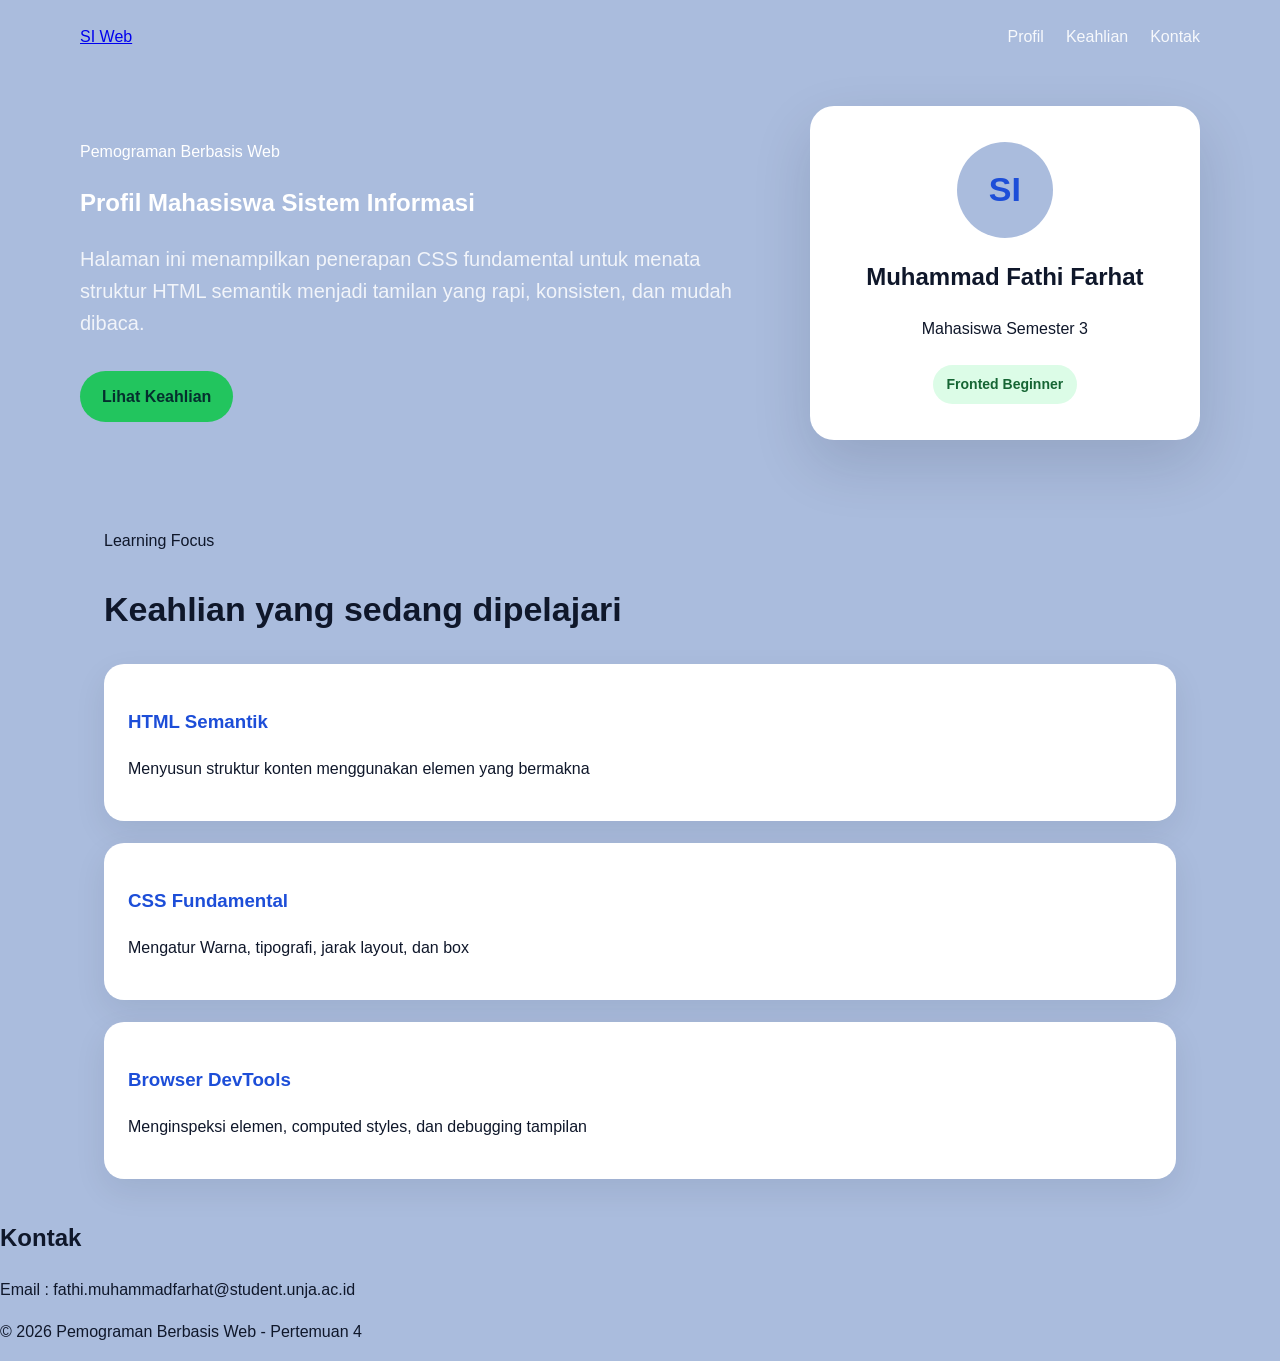
<file: Laporan Pratikum/P1-Studi Kasus Profil Mahasiswa/index.html>
<!DOCTYPE html>
<html lang="en">
<head>
    <meta charset="UTF-8">
    <meta name="viewport" content="width=device-width, initial-scale=1.0">
    <title>Profil Mahasiswa Sistem Informasi</title>
    <link rel="stylesheet" href="styles.css">
</head>
<body>
    <header class="site-header">
        <nav class="navbar" aria-label="Navigasi Utama">
            <a href="brand" href="#">SI Web</a>
            <ul class="nav-links">
                <li><a href="#profil">Profil</a></li>
                <li><a href="#keahlian">Keahlian</a></li>
                <li><a href="#kontak">Kontak</a></li>
            </ul>
        </nav>

        <section class="hero" id="profil">
            <div class="hero-txt">
                <p class="eyebrow">Pemograman Berbasis  Web</p>
                <h1>Profil Mahasiswa Sistem Informasi</h1>
                <p class="lead">Halaman ini menampilkan penerapan CSS fundamental untuk menata struktur HTML semantik menjadi
                    tamilan yang rapi, konsisten, dan mudah dibaca.
                </p>
                <a class="button" href="#keahlian">Lihat Keahlian</a>
            </div>
            <div class="profile-card" aria-label="Kartu Profil Singkat">
                <div class="avatar">SI</div>
                <h2>Muhammad Fathi Farhat</h2>
                <p>Mahasiswa Semester 3</p>
                <span>Fronted Beginner</span>
            </div>
        </section>
    </header>

    <main>
        <section class="section" id="keahlian">
            <p class="eyebrow">Learning Focus</p>
            <h2>Keahlian yang sedang dipelajari</h2>
            <div class="grid">
                <article class="card">
                    <h3>HTML Semantik</h3>
                    <p>Menyusun struktur konten menggunakan elemen yang bermakna</p>
                </article>
                <article class="card">
                    <h3>CSS Fundamental</h3>
                    <p>Mengatur Warna, tipografi, jarak layout, dan box</p>
                </article>
                <article class="card">
                    <h3>Browser DevTools</h3>
                    <p>Menginspeksi elemen, computed styles, dan debugging tampilan</p>
                </article>
            </div>
        </section>

        <section class="section-contact" id="kontak">
            <h2>Kontak</h2>
            <p>Email : fathi.muhammadfarhat@student.unja.ac.id</p>
        </section>
    </main>
</body>
<footer>
    <p>&copy; 2026 Pemograman Berbasis Web - Pertemuan 4</p>
</footer>
</html>
</file>
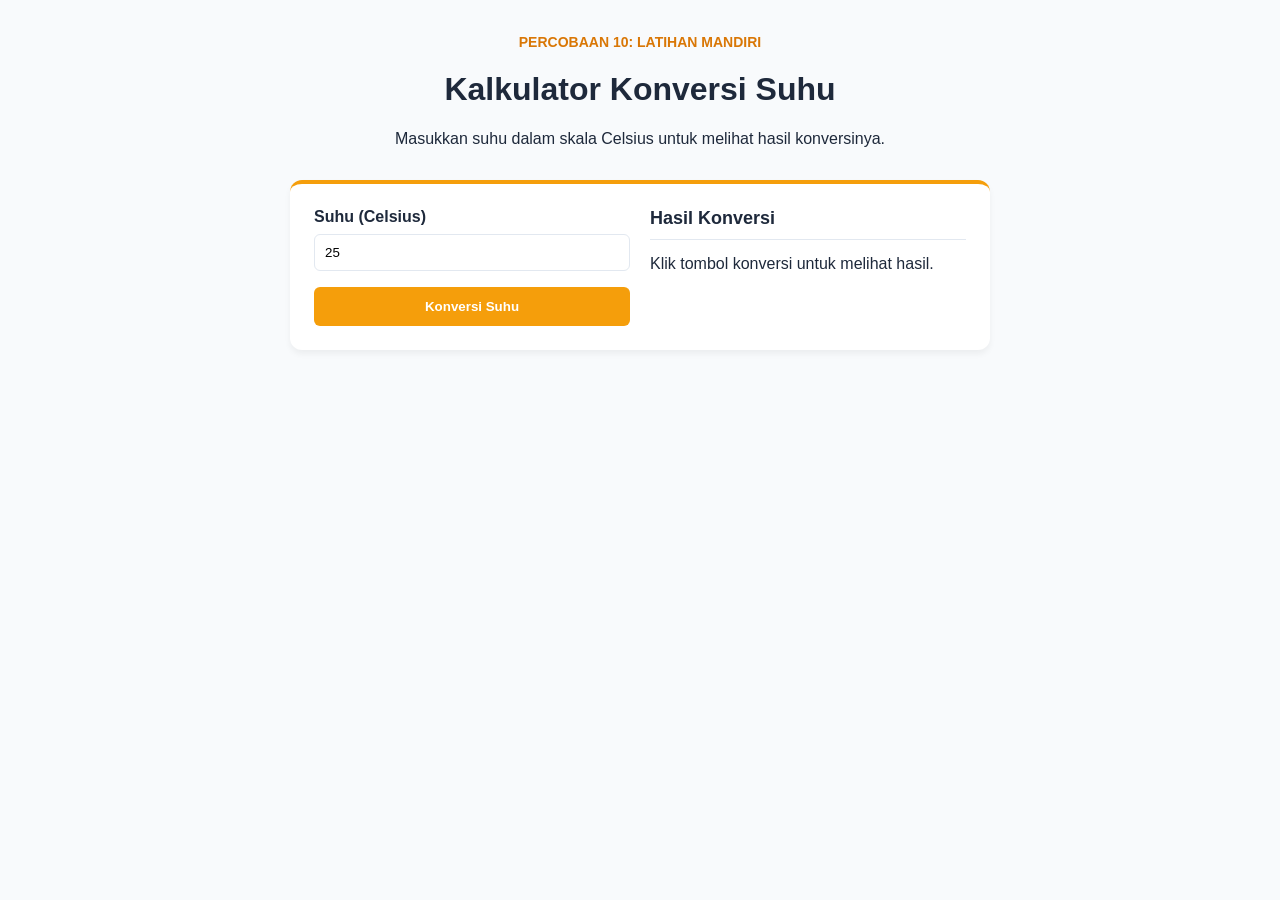
<file: Laporan Pratikum/P10-Latihan Mandiri/index.html>
<!DOCTYPE html>
<html lang="id">
<head>
    <meta charset="UTF-8">
    <meta name="viewport" content="width=device-width, initial-scale=1.0">
    <title>Kalkulator Suhu - Percobaan 10</title>
    <link rel="stylesheet" href="styles.css">
</head>
<body>
    <main class="container">
        <header>
            <p class="eyebrow">Percobaan 10: Latihan Mandiri</p>
            <h1>Kalkulator Konversi Suhu</h1>
            <p>Masukkan suhu dalam skala Celsius untuk melihat hasil konversinya.</p>
        </header>

        <section class="panel">
            <!-- Form Input -->
            <form id="formSuhu">
                <label for="celsius">Suhu (Celsius)</label>
                <input type="number" id="celsius" value="25" required>
                <button type="submit">Konversi Suhu</button>
            </form>

            <!-- Tempat Output -->
            <article id="hasil" class="result">
                <h2>Hasil Konversi</h2>
                <div id="output">
                    <p>Klik tombol konversi untuk melihat hasil.</p>
                </div>
            </article>
        </section>
        
    </main>

    <!-- UBAH BAGIAN INI UNTUK LAPORAN (suhu_bug.js / suhu_fix.js) -->
    <script src="script.js"></script>
</body>
</html>
</file>
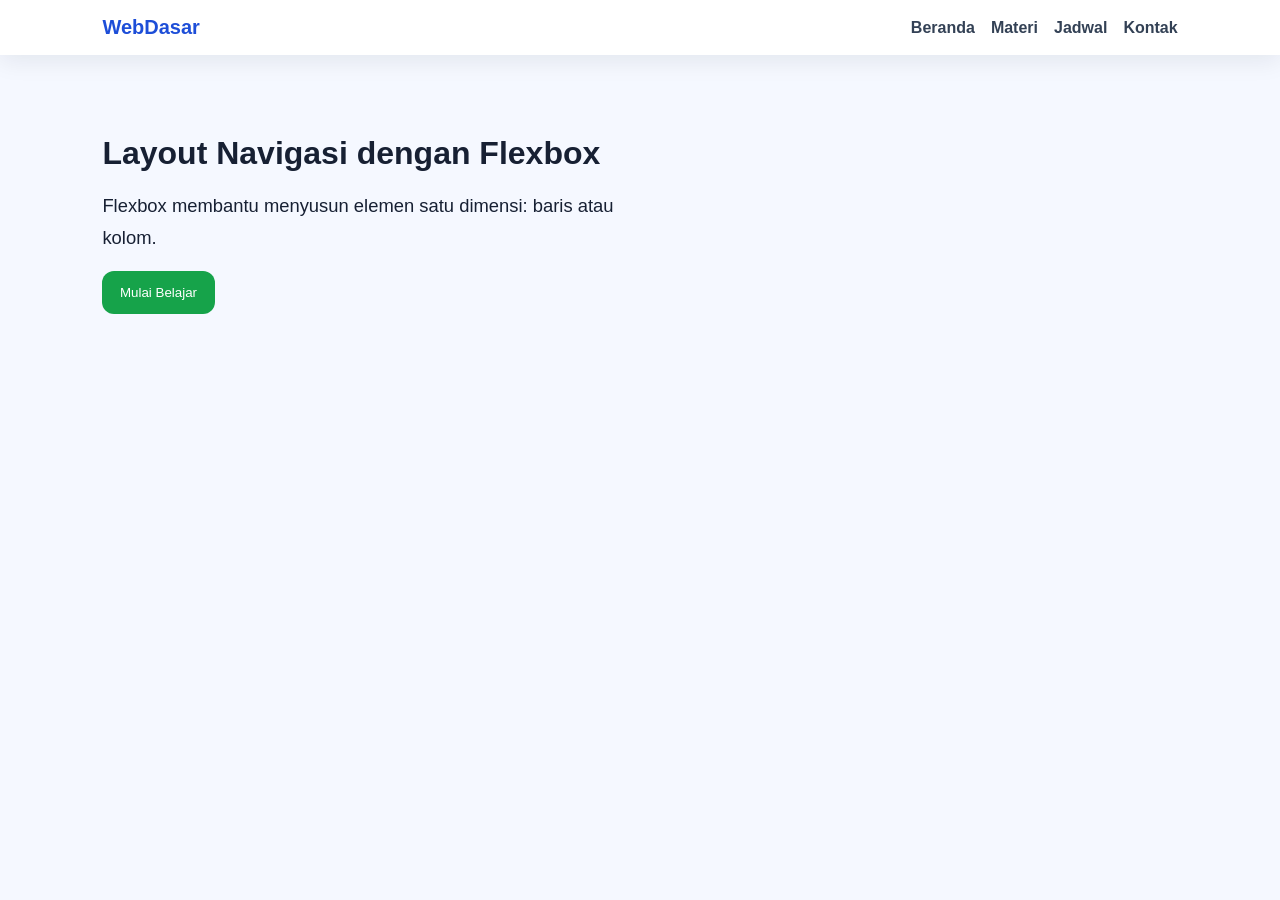
<file: Laporan Pratikum/P2-Flexbox/index.html>
<!DOCTYPE html> 
<html lang="id"> 
<head> 
    <meta charset="UTF-8" /> 
    <meta name="viewport" content="width=device-width, initial-scale=1.0" /> 
    <title>Contoh Flexbox Navbar</title> 
    <link rel="stylesheet" href="styles.css" /> 
</head> 
<body> 
    <header class="site-header"> 
        <a class="brand" href="#">WebDasar</a> 
        <nav class="nav-menu" aria-label="Menu utama"> 
            <a href="#">Beranda</a> 
            <a href="#">Materi</a> <a href="#">Jadwal</a> 
            <a href="#">Kontak</a> 
        </nav> 
    </header> 
    <main class="hero"> 
        <h1>Layout Navigasi dengan Flexbox</h1> 
        <p>Flexbox membantu menyusun elemen satu dimensi: baris atau kolom.</p> 
        <button>Mulai Belajar</button> 
    </main> 
</body> 
</html>
</file>
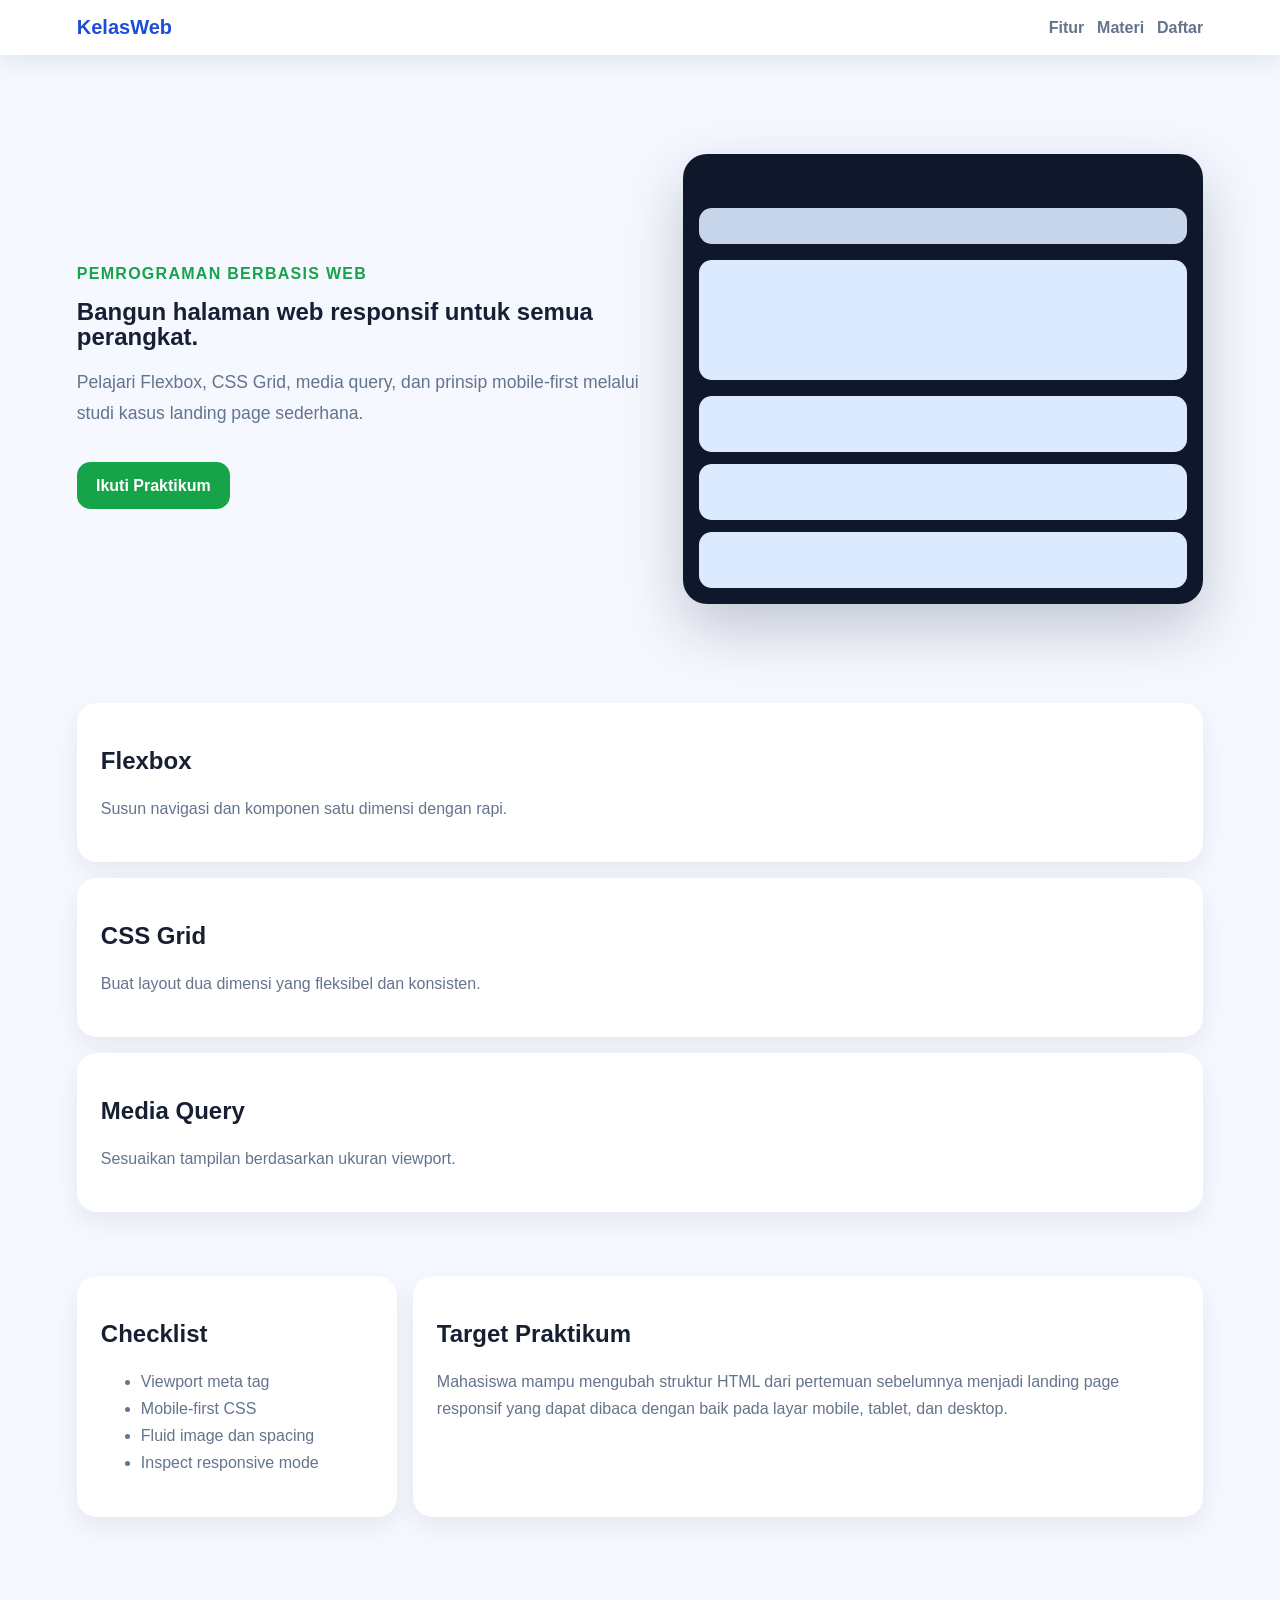
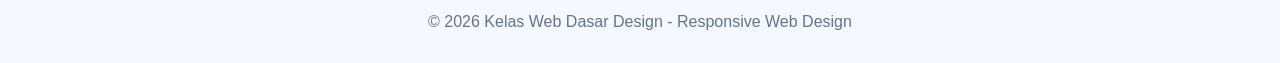
<file: Laporan Pratikum/P3-Responsive Landing Page/index.html>
<!DOCTYPE html> 
<html lang="id"> 
<head> 
    <meta charset="UTF-8" /> 
    <meta name="viewport" content="width=device-width, initial-scale=1.0" /> <title>Kelas Web Dasar</title> 
    <link rel="stylesheet" href="styles.css" /> 
</head> 
<body> 
    <header class="topbar"> 
    <a class="brand" href="#">KelasWeb</a> 
    <nav class="nav" aria-label="Menu utama"> 
        <a href="#fitur">Fitur</a> 
        <a href="#materi">Materi</a> 
        <a href="#daftar">Daftar</a> 
    </nav> 
    </header> 

    <main> 
        <section class="hero"> 
            <div class="hero-text"> 
                <p class="eyebrow">Pemrograman Berbasis Web</p> 
                <h1>Bangun halaman web responsif untuk semua perangkat. </h1> 
                <p class="lead">Pelajari Flexbox, CSS Grid, media query, dan prinsip mobile-first 
                    melalui studi kasus landing page sederhana.</p> 
                <a class="btn" href="#daftar">Ikuti Praktikum</a> 
            </div> 
            <div class="device-card" aria-label="Ilustrasi tampilan responsif"> 
                <div class="browser-bar"></div> <div class="mock-nav"></div> 
                <div class="mock-hero"></div> 
                <div class="mock-grid"><span></span><span></span><span></span></div> 
            </div> 
        </section> 

        <section id="fitur" class="features"> 
            <article><h2>Flexbox</h2><p>Susun navigasi dan komponen satu dimensi 
                dengan rapi.</p></article> 
            <article><h2>CSS Grid</h2><p>Buat layout dua dimensi yang fleksibel 
                dan konsisten.</p></article> 
            <article><h2>Media Query</h2><p>Sesuaikan tampilan berdasarkan ukuran 
                viewport.</p></article> 
        </section>

        <section id="materi" class="content-layout"> 
            <aside> 
                <h2>Checklist</h2> 
                <ul> 
                    <li>Viewport meta tag</li> <li>Mobile-first CSS</li> 
                    <li>Fluid image dan spacing</li> <li>Inspect responsive mode</li> 
                </ul> 
            </aside> 
            <article> 
                <h2>Target Praktikum</h2> 
                <p>Mahasiswa mampu mengubah struktur HTML dari pertemuan sebelumnya menjadi landing page responsif yang dapat 
                    dibaca dengan baik pada layar mobile, tablet, dan desktop.</p> 
            </article> 
        </section> 
    </main>
     
    <footer id="daftar">
        © 2026 Kelas Web Dasar Design - Responsive Web Design
    </footer> 
</body> 
</html>
</file>
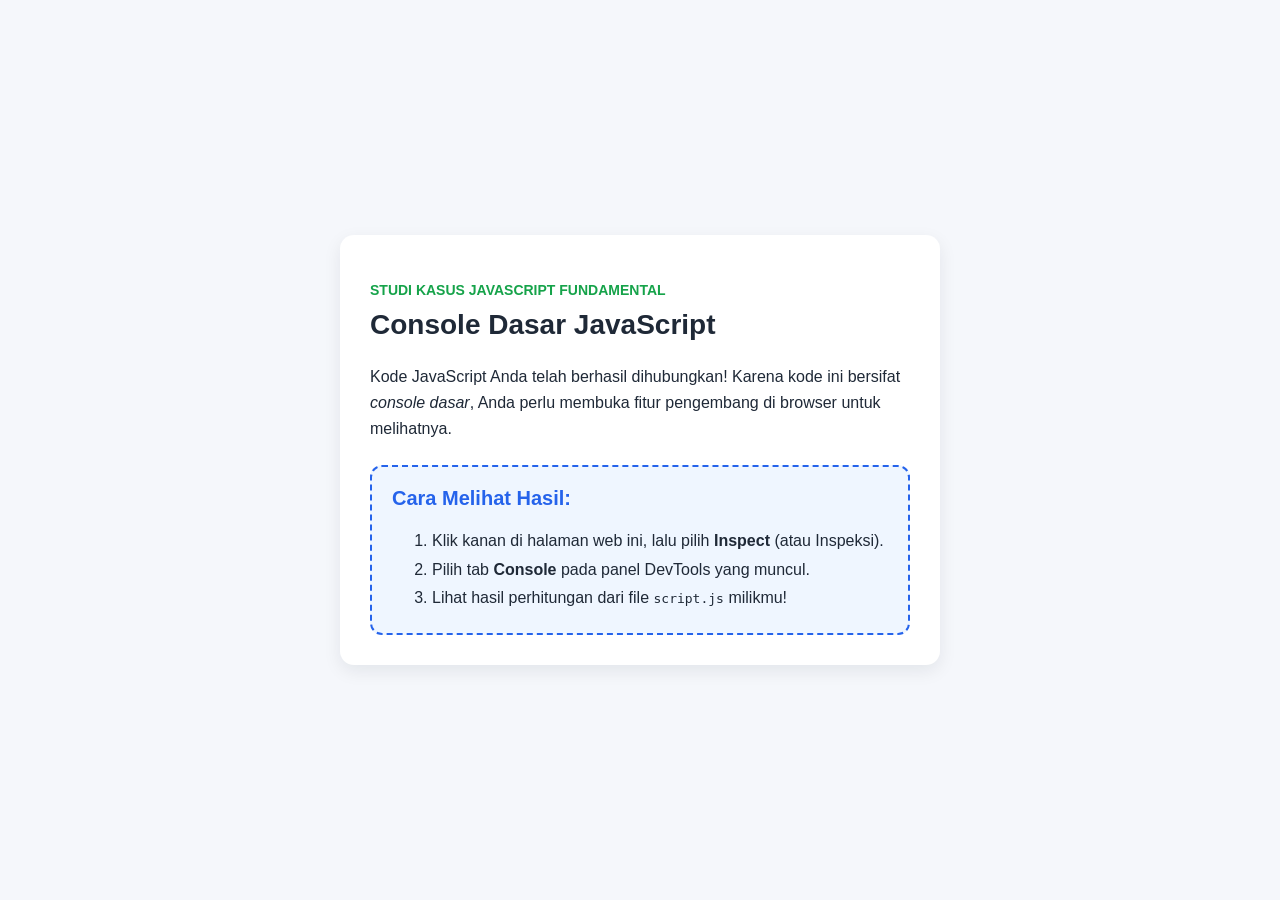
<file: Laporan Pratikum/P6-Console Dasar/index.html>
<!DOCTYPE html>
<html lang="id">
<head>
    <meta charset="UTF-8">
    <meta name="viewport" content="width=device-width, initial-scale=1.0">
    <title>Kalkulator Nilai - Console</title>
    <link rel="stylesheet" href="styles.css">
</head>
<body>
    <main class="app">
        <section class="intro">
            <p class="eyebrow">Studi Kasus JavaScript Fundamental</p>
            <h1>Console Dasar JavaScript</h1>
            <p>Kode JavaScript Anda telah berhasil dihubungkan! Karena kode ini bersifat <em>console dasar</em>, Anda perlu membuka fitur pengembang di browser untuk melihatnya.</p>
            
            <div class="card">
                <h2>Cara Melihat Hasil:</h2>
                <ol>
                    <li>Klik kanan di halaman web ini, lalu pilih <strong>Inspect</strong> (atau Inspeksi).</li>
                    <li>Pilih tab <strong>Console</strong> pada panel DevTools yang muncul.</li>
                    <li>Lihat hasil perhitungan dari file <code>script.js</code> milikmu!</li>
                </ol>
            </div>
        </section>
    </main>

    <script src="script.js"></script>
</body>
</html>
</file>
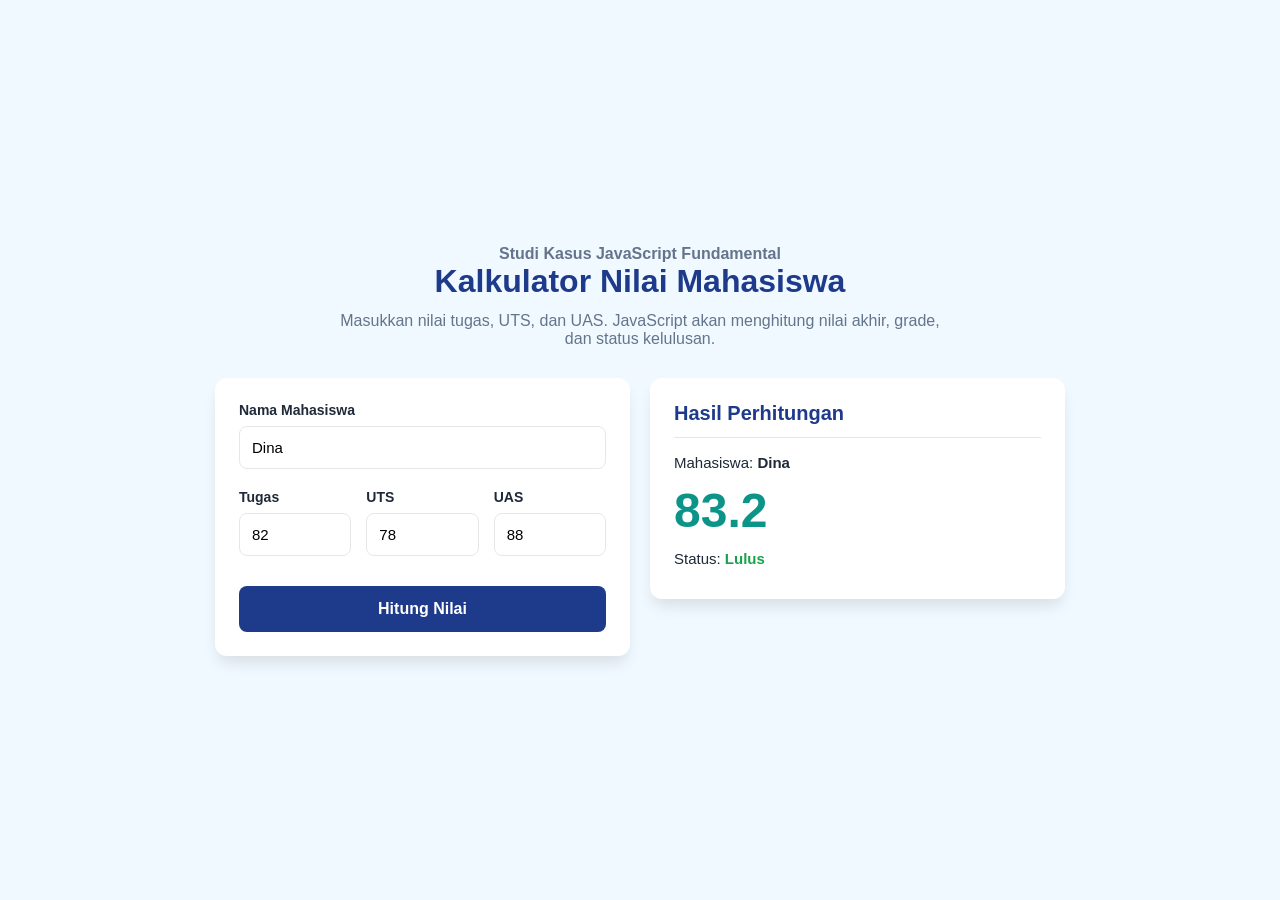
<file: Laporan Pratikum/P7-Kalkulator Nilai/index.html>
<!DOCTYPE html> 
<html lang="id"> 
<head> 
    <meta charset="UTF-8"> 
    <meta name="viewport" content="width=device-width, initial-scale=1.0"> <title>Kalkulator Nilai Mahasiswa</title> 
    <link rel="stylesheet" href="styles.css"> 
</head> 
<body> 
    <main class="app"> 
        <section class="intro"> 
            <p class="eyebrow">Studi Kasus JavaScript Fundamental</p> <h1>Kalkulator Nilai Mahasiswa</h1> 
            <p>Masukkan nilai tugas, UTS, dan UAS. JavaScript akan menghitung 
            nilai akhir, grade, dan status kelulusan.</p> 
        </section> 

        <section class="panel"> 

            <form id="formNilai"> 
                <label for="nama">Nama Mahasiswa</label> 
                <input id="nama" type="text" value="Dina" required>

                <div class="grid">     
                    <div> 
                    <label for="tugas ">Tugas</label> 
                    <input id="tugas" type="number" min="0" max="100" value="82" required> 
                    </div> 
                    <div> 
                    <label for="uts">UTS</label> 
                    <input id="uts" type="number" min="0" max="100" value="78" required>
                    </div> 
                    <div> 
                    <label for="uas">UAS</label> 
                    <input id="uas" type="number" min="0" max="100" value="88" required>  
                    </div> 
                </div> 

                <button type="submit">Hitung Nilai</button> 

            </form> 

            <article id="hasil"class="result"> 
                <h2>Hasil Perhitungan</h2> 
                <p>Klik tombol <strong>Hitung Nilai</strong> untuk melihat 
                    hasil.</p> 
            </article> 
        </section> 
    </main>

    <script src="script.js"></script> 
</body> 
</html>
</file>
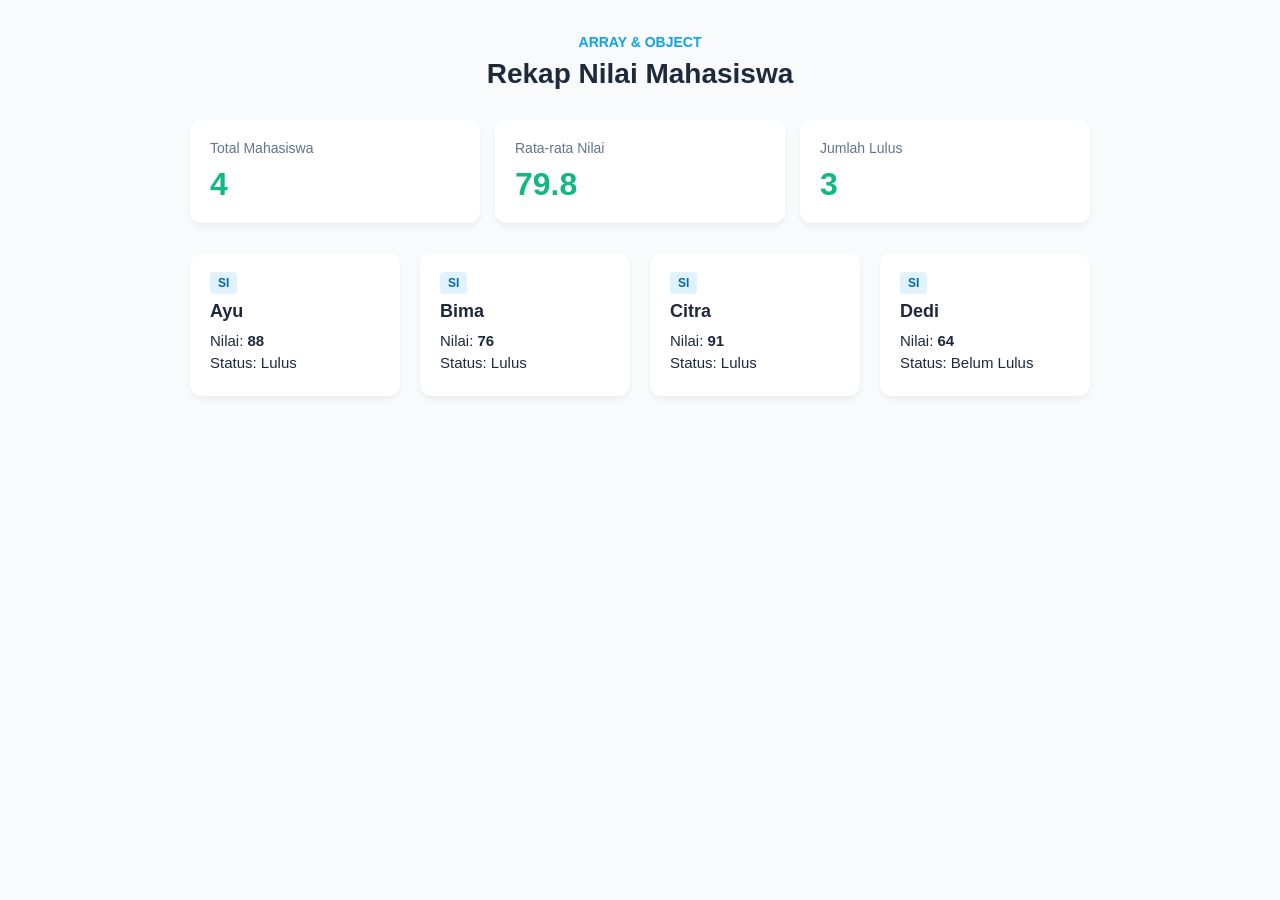
<file: Laporan Pratikum/P8-Array OBJ rekap mahasiswa/index.html>
<!DOCTYPE html>
<html lang="id">
<head>
    <meta charset="UTF-8">
    <meta name="viewport" content="width=device-width, initial-scale=1.0">
    <title>Rekap Nilai Mahasiswa</title>
    <link rel="stylesheet" href="styles.css">
</head>
<body>
    <main class="container">
        <header>
            <p class="eyebrow">Array & Object</p>
            <h1>Rekap Nilai Mahasiswa</h1>
        </header>

        <section id="ringkasan" class="summary-grid"></section>

        <section id="daftar" class="card-grid"></section>
    </main>

    <script src="script.js"></script>
</body>
</html>
</file>
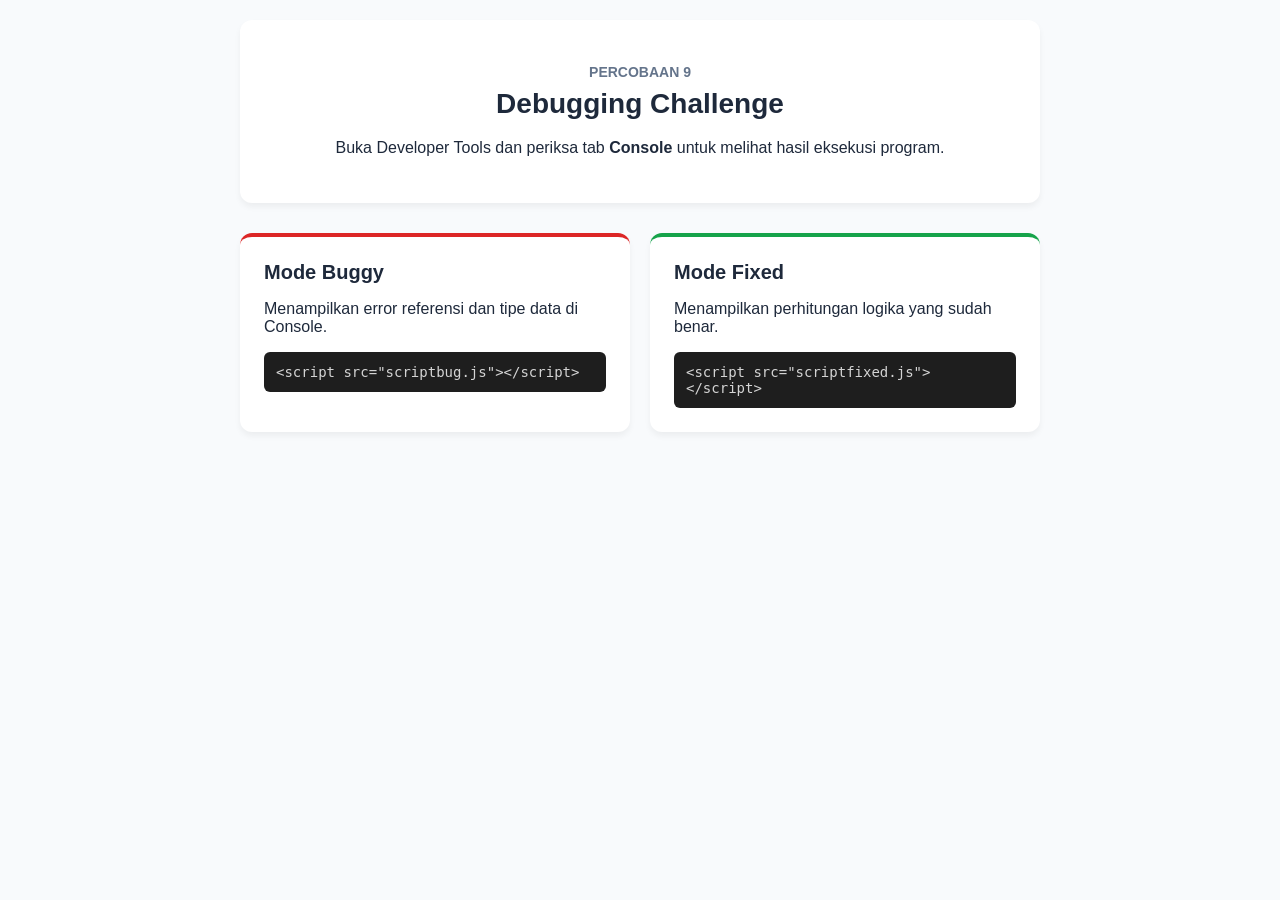
<file: Laporan Pratikum/P9-Debugging/index.html>
<!DOCTYPE html>
<html lang="id">
<head>
    <meta charset="UTF-8">
    <meta name="viewport" content="width=device-width, initial-scale=1.0">
    <title>Debugging JavaScript</title>
    <link rel="stylesheet" href="styles.css">
</head>
<body>
    <main class="container">
        <header>
            <p class="eyebrow">Percobaan 9</p>
            <h1>Debugging Challenge</h1>
            <p>Buka Developer Tools dan periksa tab <strong>Console</strong> untuk melihat hasil 
                eksekusi program.</p>
        </header>

        <section class="card-grid">
            <article class="card mode-bug">
                <h2>Mode Buggy</h2>
                <p>Menampilkan error referensi dan tipe data di Console.</p>
                <div class="code-preview">
                    &lt;script src="scriptbug.js"&gt;&lt;/script&gt;
                </div>
            </article>

            <article class="card mode-fix">
                <h2>Mode Fixed</h2>
                <p>Menampilkan perhitungan logika yang sudah benar.</p>
                <div class="code-preview">
                    &lt;script src="scriptfixed.js"&gt;&lt;/script&gt;
                </div>
            </article>
        </section>
        
    </main>

    <script src="scriptfixed.js"></script>
</body>
</html>
</file>
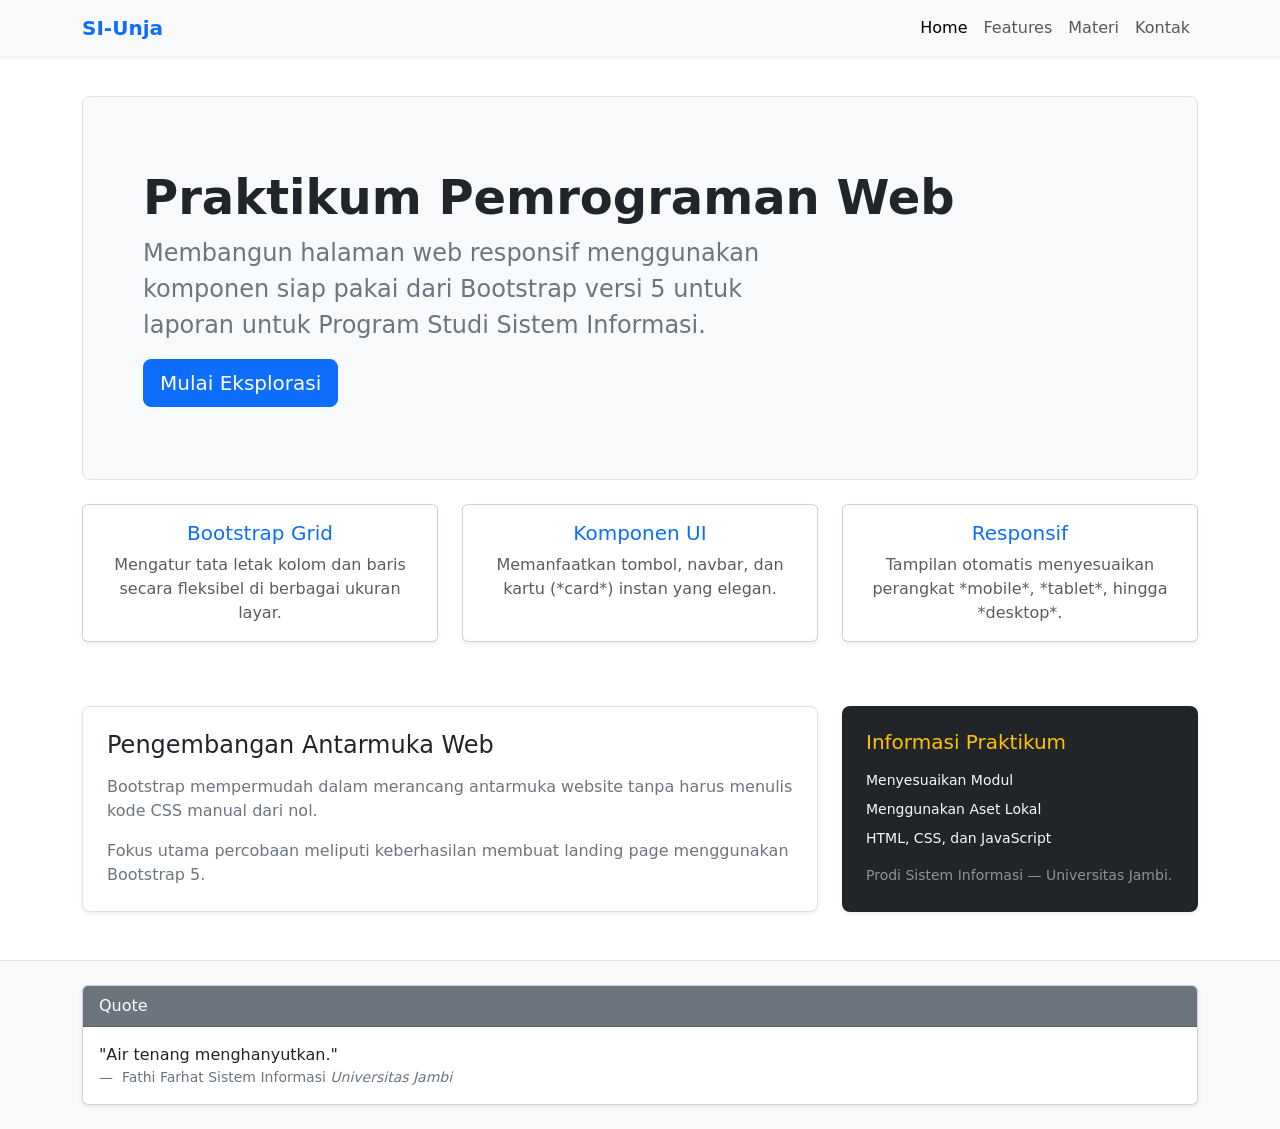
<file: Laporan Pratikum/P4-Landing Page Bootstrap/index2.html>
<!DOCTYPE html>
<html lang="id">
<head>
    <meta charset="UTF-8">
    <meta name="viewport" content="width=device-width, initial-scale=1.0">
    <title>Landing Page - Bootstrap 5</title>
    <!-- Memanggil CSS Bootstrap dari asset lokalmu -->
    <link href="Asset/BS/css/bootstrap.min.css" rel="stylesheet">
</head>
<body>
    <header>
        <nav class="navbar navbar-expand-lg bg-body-tertiary shadow-sm fixed-top">
            <div class="container">
                <a class="navbar-brand fw-bold text-primary" href="#">SI-Unja</a>
                <button class="navbar-toggler" type="button" data-bs-toggle="collapse" data-bs-target="#navbarNavAltMarkup" aria-controls="navbarNavAltMarkup" aria-expanded="false" aria-label="Toggle navigation">
                    <span class="navbar-toggler-icon"></span>
                </button>
                <div class="collapse navbar-collapse justify-content-end" id="navbarNavAltMarkup">
                    <div class="navbar-nav">
                        <a class="nav-link active" aria-current="page" href="#">Home</a>
                        <a class="nav-link" href="#fitur">Features</a>
                        <a class="nav-link" href="#materi">Materi</a>
                        <a class="nav-link" href="#kontak">Kontak</a>
                    </div>
                </div>
            </div>
        </nav>
    </header>
    
    <main class="container my-5 pt-4">
        
        <section class="p-5 mb-4 bg-light rounded-3 border mt-4">
            <div class="container-fluid py-4">
                <h1 class="display-5 fw-bold text-dark">Praktikum Pemrograman Web</h1>
                <p class="col-md-8 fs-4 text-secondary">Membangun halaman web responsif menggunakan komponen siap pakai dari Bootstrap versi 5 untuk laporan
                    untuk Program Studi Sistem Informasi.</p>
                <button class="btn btn-primary btn-lg" type="button">Mulai Eksplorasi</button>
            </div>
        </section>

        <section id="fitur" class="row text-center mb-5">
            <div class="col-md-4 mb-3">
                <div class="card h-100 shadow-sm">
                    <div class="card-body">
                        <h3 class="card-title h5 text-primary">Bootstrap Grid</h3>
                        <p class="card-text text-muted">Mengatur tata letak kolom dan baris secara fleksibel di berbagai ukuran layar.</p>
                    </div>
                </div>
            </div>
            <div class="col-md-4 mb-3">
                <div class="card h-100 shadow-sm">
                    <div class="card-body">
                        <h3 class="card-title h5 text-primary">Komponen UI</h3>
                        <p class="card-text text-muted">Memanfaatkan tombol, navbar, dan kartu (*card*) instan yang elegan.</p>
                    </div>
                </div>
            </div>
            <div class="col-md-4 mb-3">
                <div class="card h-100 shadow-sm">
                    <div class="card-body">
                        <h3 class="card-title h5 text-primary">Responsif</h3>
                        <p class="card-text text-muted">Tampilan otomatis menyesuaikan perangkat *mobile*, *tablet*, hingga *desktop*.</p>
                    </div>
                </div>
            </div>
        </section>

        <section id="materi" class="row g-4 mb-5">
            <!-- Content Layout -->
            <div class="col-lg-8">
                <div class="p-4 bg-white border rounded-3 shadow-sm h-100">
                    <h2 class="h4 text-dark mb-3">Pengembangan Antarmuka Web</h2>
                    <p class="text-secondary">Bootstrap mempermudah dalam merancang antarmuka website tanpa harus menulis kode CSS manual dari nol.</p>
                    <p class="text-secondary mb-0">Fokus utama percobaan meliputi keberhasilan membuat landing page menggunakan Bootstrap 5.</p>
                </div>
            </div>
            <!-- Sidebar / Checklist -->
            <div id="kontak" class="col-lg-4">
                <div class="p-4 bg-dark text-white rounded-3 shadow-sm h-100">
                    <h3 class="h5 mb-3 text-warning">Informasi Praktikum</h3>
                    <ul class="list-unstyled text-light small mb-3">
                        <li class="mb-2">Menyesuaikan Modul</li>
                        <li class="mb-2">Menggunakan Aset Lokal</li>
                        <li class="mb-2">HTML, CSS, dan JavaScript</li>
                    </ul>
                    <p class="small text-white-50 mb-0">Prodi Sistem Informasi — Universitas Jambi.</p>
                </div>
            </div>
        </section>

    </main>

    <!-- 6. FOOTER -->
    <footer class="bg-light py-4 border-top">
        <div class="container">
            <div class="card shadow-sm">
                <div class="card-header bg-secondary text-white">
                    Quote
                </div>
                <div class="card-body">
                    <figure class="mb-0">
                        <blockquote class="blockquote">
                            <p class="fs-6">"Air tenang menghanyutkan."</p>
                        </blockquote>
                        <figcaption class="blockquote-footer mb-0">
                            Fathi Farhat Sistem Informasi <cite title="Source Title">Universitas Jambi</cite>
                        </figcaption>
                    </figure>
                </div>
            </div>
        </div>
    </footer>

    <script src="Asset/BS/js/bootstrap.bundle.min.js"></script>
</body>
</html>
</file>
<file: Laporan Pratikum/P1-Studi Kasus Profil Mahasiswa/styles.css>
:root { 
    --primary: #1d4ed8; 
    --primary-dark: #1e3a8a; 
    --accent: #22c55e; 
    --text: #0f172a;
    --muted: #64748b; 
    --surface: #ffffff; 
    --bg: #aabcdd; 
    --radius: 24px; 
    --shadow: 0 24px 60px rgba(15, 23, 42, 0.14);
}
 
* {
    box-sizing: border-box; 
} 

html { 
    scroll-behavior: smooth;
} 

body { 
    margin: 0; 
    font-family: Arial, Helvetica, sans-serif; 
    color: var(--text); 
    background: var(--bg); 
    line-height: 1.6; 
}

.site-header { 
    background: linear-gradient (135deg, var (--primary-dark), var(-- 
    primary)); 
    color: white; 
    padding: 24px; 
} 

.navbar { 
    max-width: 1120px; 
    margin: 0 auto; 
    display: flex; 
    align-items: center; 
    justify-content: space-between; 
} 

.brand { 
    font-weight: 800; 
    font-size: 24px; 
    text-decoration: none;
} 

.nav-links { 
    list-style: none; 
    display: flex; 
    gap: 22px; 
    padding: 0; 
    margin: 0;
} 
 
.nav-links a { 
    text-decoration: none; 
    color: rgba(255, 255, 255, 0.9);
}

.hero { 
    max-width: 1120px; 
    margin: 56px auto 24px; 
    display: grid; 
    grid-template-columns: 1.6fr 0.9fr; 
    gap: 36px; 
    align-items: center;
} 

.lead { 
    max-width: 680px; 
    font-size: 20px; 
    color: rgba(255, 255, 255, 0.84); 
} 

.button { 
    display: inline-block; 
    margin-top: 12px; 
    padding: 13px 22px; 
    background: var(--accent); 
    color: #042f2e; 
    border-radius: 999px; 
    font-weight: 700; 
    text-decoration: none; 
}

.profile-card { 
    background: var(--surface); 
    color: var(--text); 
    border-radius: var(--radius); 
    padding: 36px; 
    box-shadow: var(--shadow); 
    text-align: center;
} 
 
.avatar { 
    width: 96px; 
    height: 96px; 
    margin: 0 auto 18px; 
    display: grid; 
    place-items: center; 
    border-radius: 50%; 
    background: var(--bg); color: var(--primary); 
    font-size: 34px; 
    font-weight: 800; 
} 

.profile-card span { 
    display: inline-block;
    margin-top: 8px; 
    padding: 8px 14px; 
    background: #dcfce7; 
    color: #166534; 
    border-radius: 999px; 
    font-size: 14px; 
    font-weight: 700; 
} 

.section { 
    max-width: 1120px; 
    margin: 40px auto; 
    padding: 0 24px; 
} 

.section h2 { 
    font-size: 34px; 
} 
.grid { 
    display: grid; 
    grid-template-columns: repeat (3, 1fr); 
    gap: 22px; 
} 

.card { 
    background: var(--surface); 
    border-radius: 20px; 
    padding: 24px; 
    box-shadow: 0 12px 32px rgba(15, 23, 42, 0.08);
} 
 
.card h3 {
    color: var(--primary); 
} 

.contact { 
    background: white; 
    border-radius: var(--radius); 
    padding: 32px; 
}

.footer { 
    text-align: center; 
    color: var(--muted); padding: 30px;
}
</file>
<file: Laporan Pratikum/P10-Latihan Mandiri/styles.css>
:root {
    --bg: #f8fafc;
    --surface: #ffffff;
    --primary: #f59e0b; /* Warna Oranye khas Suhu/Panas */
    --primary-dark: #d97706;
    --text: #1e293b;
    --border: #e2e8f0;
    --radius: 12px;
}

body {
    font-family: Arial, sans-serif;
    background: var(--bg);
    color: var(--text);
    padding: 20px;
    margin: 0;
    display: flex;
    justify-content: center;
}

.container {
    max-width: 700px;
    width: 100%;
}

header {
    text-align: center;
    margin-bottom: 2rem;
}

.eyebrow {
    color: var(--primary-dark);
    font-weight: bold;
    text-transform: uppercase;
    font-size: 14px;
}

.panel {
    display: grid;
    grid-template-columns: 1fr 1fr;
    gap: 20px;
    background: var(--surface);
    padding: 24px;
    border-radius: var(--radius);
    box-shadow: 0 4px 6px rgba(0,0,0,0.05);
    border-top: 4px solid var(--primary);
}

@media (max-width: 600px) {
    .panel { grid-template-columns: 1fr; }
}

label {
    display: block;
    font-weight: bold;
    margin-bottom: 8px;
}

input {
    width: 100%;
    padding: 10px;
    border: 1px solid var(--border);
    border-radius: 6px;
    margin-bottom: 16px;
    box-sizing: border-box;
}

button {
    width: 100%;
    background: var(--primary);
    color: white;
    border: none;
    padding: 12px;
    border-radius: 6px;
    font-weight: bold;
    cursor: pointer;
}

button:hover { background: var(--primary-dark); }

.result h2 { margin-top: 0; font-size: 18px; border-bottom: 1px solid var(--border); padding-bottom: 10px; }
.result p { font-size: 16px; margin: 10px 0; }
.result strong { font-size: 20px; color: var(--primary-dark); }

.instruction-panel { margin-top: 20px; background: #eff6ff; padding: 15px; border-radius: 8px; font-size: 14px; }
</file>
<file: Laporan Pratikum/P2-Flexbox/styles.css>
* { 
    box-sizing: border-box; 
} 
body { 
    margin: 0; 
    font-family: Arial, sans-serif; 
    background: #f5f8ff; 
    color: #172033; 
} 

.site-header { 
    display: flex; 
    justify-content: space-between; 
    align-items: center; 
    gap: 1rem; 
    padding: 1rem 8%; 
    background: white; 
    box-shadow: 0 6px 24px rgba(15, 23, 42, .08); 
} 

.brand { 
    font-weight: 800; 
    color: #1d4ed8; 
    text-decoration: none; 
    font-size: 1.25rem; 
} 

.nav-menu { display: flex; 
    gap: 1rem; 
    flex-wrap: wrap; 
} 

.nav-menu a { text-decoration: none; 
    color: #334155; 
    font-weight: 600; 
} 

.hero { 
    padding: 5rem 8% ; 
    max-width: 760px; 
} 

.hero h1 { 
    font-size: clamp (2rem, 5vw, 4rem); 
    margin: 0 0 1rem; 
} 

.hero p { 
    font-size: 1.15rem; 
    line-height: 1.7; 
} 

button { 
    background: #16a34a; 
    color: white; 
    border: 0; 
    padding: .85rem 1.1rem; 
    border-radius: .75rem; 
} 

@media (max-width: 640px) { 
    .site-header { flex-direction: column; align-items: flex-start; } 
    .nav-menu { flex-direction: column; }
}
</file>
<file: Laporan Pratikum/P3-Responsive Landing Page/styles.css>
:root { 
    --primary: #1d4ed8; 
    --accent: #16a34a; 
    --text: #172033; 
    --muted: #64748b; 
    --surface: #ffffff; 
    --bg: #f5f8ff; 
    --radius: 1.25rem; 
} 

* { 
    box-sizing: border-box; 
} 

html { 
    scroll-behavior: smooth; 
} 

body { 
    margin: 0; font-family: 
    Arial, sans-serif; 
    background: var(--bg); 
    color: var(--text); 
} 

a { 
    color: inherit; 
} 

.topbar { 
    display: flex; 
    flex-direction: column; 
    align-items: flex-start;
    gap: 1rem; 
    padding: 1rem 6%; 
    background: var(--surface); 
    box-shadow: 0 8px 24px rgba(15, 23, 42, .08);
} 
 
.brand { 
    font-weight: 800; 
    color: var(--primary); 
    text-decoration: none; 
    font-size: 1.25rem; 
} 

.nav { 
    display: flex; 
    flex-direction: column; 
    gap: .8rem; 
} 

.nav a { 
    text-decoration: none; 
    color: var(--muted); 
    font-weight: 700; 
} 

.hero { 
    display: grid; 
    gap: 2rem; 
    align-items: center; 
    padding: 4rem 6%; 
} 

.eyebrow { 
    color: var(--accent); 
    font-weight: 800; 
    text-transform: uppercase; 
    letter-spacing: .08em; 
} 

h1 { 
    font-size: clamp (2.1 rem, 8vw, 4.6rem); 
    line-height: 1.05; 
    margin: .4rem 0 1rem; 
} 

.lead { 
    color: var(--muted); 
    font-size: 1.1rem; 
    line-height: 1.75; 
    max-width: 620px; 
} 

.btn { 
    display: inline-block; 
    background: var(--accent); 
    color: white; 
    text-decoration: none; 
    padding: .9rem 1.2rem; 
    border-radius: .85rem; 
    font-weight: 800;
    margin-top: 1rem; 
} 

.device-card { 
    background: #0f172a; 
    border-radius: 1.5rem; 
    padding: 1rem; 
    min-height: 330px; 
    box-shadow: 0 24px 60px rgba(15, 23, 42, .22); 
} 

.browser-bar { 
    height: 18px; 
    width: 90px; 
    border-radius: 999px; 
    background: linear-gradient (90deg, #ef4444 0 20%, #f59e0b 20% 40%, #22c55e 40% 60%, #94a3b8 60%); 
    margin-bottom: 1.2rem; 
} 

.mock-nav, .mock-hero, .mock-grid span { 
    border-radius: .8rem; 
    background: #dbeafe; 
    display: block; 
} 

.mock-nav{ 
    height: 36px; opacity: .9; 
} 

.mock-hero { 
    height: 120px; 
    margin: 1rem 0; 
    background: linear-gradient (135deg, #1d4ed8, #22c55e); 
}

.mock-grid { 
    display: grid; 
    grid-template-columns: 1fr; 
    gap: .75rem; 
} 

.mock-grid span { 
    height: 56px; 
} 

.features { 
    display: grid; 
    grid-template-columns: 1fr; 
    gap: 1rem; 
    padding: 0 6% 4rem; 
} 

.features article, .content-layout > * { 
    background: var(--surface); 
    border-radius: var(--radius); 
    padding: 1.5rem; 
    box-shadow: 0 10px 24px rgba(15, 23, 42, .07); 
} 

.features p, .content-layout p, li { 
    color: var(--muted); 
    line-height: 1.7; 
} 

.content-layout { 
    display: grid; 
    grid-template-columns: 1fr; 
    gap: 1rem; 
    padding: 0 6% 4rem; 
} 

footer { 
    text-align: center; 
    color: var(--muted); 
    padding: 2rem 6%; 
} 

@media (min-width: 700px) { 
    .topbar { flex-direction: row; justify-content: space-between; align-items: center;}
    .nav {flex-direction: row;}
    .features {grid-template-columns: repeat (3, 1fr); } 
    .mock-grid { grid-template-columns: repeat (3, 1fr); } 
}

@media (min-width: 980px) { 
    .hero {grid-template-columns: 1.05fr .95fr; min-height: 72vh; } 
    .content-layout { grid-template-columns: 320px 1fr; } 
}

img { 
    max-width: 100%; height: auto;
}
</file>
<file: Laporan Pratikum/P6-Console Dasar/styles.css>
:root {
    --primary: #2563eb;
    --accent: #16a34a;
    --text: #1f2937;
    --bg: #f5f7fb;
    --surface: #ffffff;
    --radius: 14px;
}


* {
    box-sizing: border-box;
}

body {
    font-family: Arial, sans-serif;
    background: var(--bg);
    color: var(--text);
    margin: 0;
    display: flex;
    justify-content: center;
    align-items: center;
    min-height: 100vh;
    padding: 20px;
}

.app {
    background: var(--surface);
    padding: 30px;
    border-radius: var(--radius);
    box-shadow: 0 6px 18px rgba(15, 23, 42, 0.08);
    max-width: 600px;
    width: 100%;
}

.eyebrow {
    color: var(--accent);
    font-weight: bold;
    text-transform: uppercase;
    font-size: 14px;
    margin-bottom: 8px;
}

h1 {
    font-size: 28px;
    margin-top: 0;
}

p {
    line-height: 1.6;
}

.card {
    margin-top: 24px;
    padding: 20px;
    border: 2px dashed var(--primary);
    border-radius: 12px;
    background: #eff6ff;
}

.card h2 {
    color: var(--primary);
    font-size: 20px;
    margin-top: 0;
}

.card ol {
    line-height: 1.8;
    margin-bottom: 0;
}
</file>
<file: Laporan Pratikum/P7-Kalkulator Nilai/styles.css>
:root {
    --primary: #1d4ed8;       
    --primary-dark: #1e3a8a;
    --accent: #16a34a;        
    --accent-red: #dc2626;    
    --text: #1f2937;
    --muted: #64748b;
    --bg: #f0f9ff;            
    --surface: #ffffff;
    --border: #e5e7eb;
    --radius: 12px;
}

* {
    box-sizing: border-box;
}

body {
    font-family: Arial, sans-serif;
    background: var(--bg);
    color: var(--text);
    margin: 0;
    display: flex;
    justify-content: center;
    align-items: center;
    min-height: 100vh;
    padding: 20px;
}

.app {
    max-width: 850px;
    width: 100%;
}

/* Judul Header */
.intro {
    text-align: center;
    margin-bottom: 30px;
}

.eyebrow {
    color: var(--accent);
    font-weight: bold;
    font-size: 14px;
    margin-bottom: 8px;
}

h1 {
    font-size: 32px;
    color: var(--primary-dark);
    margin-top: 0;
    margin-bottom: 12px;
}

.intro p {
    color: var(--muted);
    font-size: 16px;
    max-width: 600px;
    margin: 0 auto;
}

.panel {
    display: grid;
    grid-template-columns: 1fr 1fr;
    gap: 20px;
    align-items: start;
}

@media (max-width: 700px) {
    .panel {
        grid-template-columns: 1fr;
    }
}

form, .result {
    background: var(--surface);
    padding: 24px;
    border-radius: var(--radius);
    box-shadow: 0 10px 15px -3px rgba(0, 0, 0, 0.1);
}

label {
    display: block;
    font-size: 14px;
    font-weight: bold;
    margin-bottom: 8px;
    color: var(--text);
}

input {
    width: 100%;
    padding: 12px;
    border: 1px solid var(--border);
    border-radius: 8px;
    font-size: 15px;
    margin-bottom: 20px;
}

input:focus {
    outline: none;
    border-color: var(--primary);
    box-shadow: 0 0 0 2px rgba(29, 78, 216, 0.2);
}

.grid {
    display: grid;
    grid-template-columns: repeat(3, 1fr);
    gap: 15px;
}

button {
    width: 100%;
    background: var(--primary-dark);
    color: white;
    border: none;
    padding: 14px;
    border-radius: 8px;
    font-size: 16px;
    font-weight: bold;
    cursor: pointer;
    transition: background 0.3s;
    margin-top: 10px;
}

button:hover {
    background: var(--primary);
}

.result h2 {
    font-size: 20px;
    color: var(--primary-dark);
    margin-top: 0;
    margin-bottom: 16px;
    border-bottom: 1px solid var(--border);
    padding-bottom: 12px;
}

.result p {
    margin: 8px 0;
    font-size: 15px;
}

.score {
    font-size: 48px !important;
    font-weight: bold;
    color: #0d9488; /* Warna hijau kebiruan */
    margin: 12px 0 !important;
}

.lulus {
    color: var(--accent);
    font-weight: bold;
}

.belum-lulus {
    color: var(--accent-red);
    font-weight: bold;
}
</file>
<file: Laporan Pratikum/P8-Array OBJ rekap mahasiswa/styles.css>
:root {
    --bg: #f8fafc;
    --surface: #ffffff;
    --primary: #0ea5e9; 
    --text: #1e293b;
    --muted: #64748b;
    --radius: 12px;
}

body {
    font-family: Arial, sans-serif;
    background: var(--bg);
    color: var(--text);
    padding: 20px;
    margin: 0;
}

.container {
    max-width: 900px;
    margin: 0 auto;
}

header {
    text-align: center;
    margin-bottom: 30px;
}

.eyebrow {
    color: var(--primary);
    font-weight: bold;
    text-transform: uppercase;
    font-size: 14px;
    margin-bottom: 8px;
}

h1 {
    margin-top: 0;
    font-size: 28px;
}

.summary-grid {
    display: grid;
    grid-template-columns: repeat(auto-fit, minmax(200px, 1fr));
    gap: 15px;
    margin-bottom: 30px;
}

.summary-grid article {
    background: var(--surface);
    padding: 20px;
    border-radius: var(--radius);
    box-shadow: 0 4px 6px rgba(0,0,0,0.05);
    font-size: 14px;
    color: var(--muted);
}

.summary-grid strong {
    font-size: 32px;
    color: #10b981; /* Warna hijau tosca mirip di buku */
    margin-top: 10px;
    display: block;
}

.card-grid {
    display: grid;
    grid-template-columns: repeat(auto-fit, minmax(200px, 1fr));
    gap: 20px;
}

.card {
    background: var(--surface);
    padding: 20px;
    border-radius: var(--radius);
    box-shadow: 0 4px 6px rgba(0,0,0,0.05);
}

.card h2 {
    margin: 10px 0;
    font-size: 18px;
    color: var(--text);
}

.card p {
    margin: 5px 0;
    font-size: 15px;
}

.badge {
    background: #e0f2fe;
    color: #0369a1;
    padding: 4px 8px;
    border-radius: 4px;
    font-size: 12px;
    font-weight: bold;
}
</file>
<file: Laporan Pratikum/P9-Debugging/styles.css>
:root {
    --bg: #f8fafc;
    --surface: #ffffff;
    --primary: #dc2626; /* Merah untuk bug */
    --success: #16a34a; /* Hijau untuk fixed */
    --text: #1e293b;
    --muted: #64748b;
    --radius: 12px;
}

body {
    font-family: Arial, sans-serif;
    background: var(--bg);
    color: var(--text);
    padding: 20px;
    margin: 0;
}

.container {
    max-width: 800px;
    margin: 0 auto;
}

header {
    text-align: center;
    margin-bottom: 30px;
    background: var(--surface);
    padding: 30px;
    border-radius: var(--radius);
    box-shadow: 0 4px 6px rgba(0,0,0,0.05);
}

.eyebrow {
    color: var(--muted);
    font-weight: bold;
    text-transform: uppercase;
    font-size: 14px;
    margin-bottom: 8px;
}

h1 {
    margin-top: 0;
    font-size: 28px;
    color: var(--text);
}

.card-grid {
    display: grid;
    grid-template-columns: repeat(auto-fit, minmax(300px, 1fr));
    gap: 20px;
    margin-bottom: 20px;
}

.card {
    background: var(--surface);
    padding: 24px;
    border-radius: var(--radius);
    box-shadow: 0 4px 6px rgba(0,0,0,0.05);
}

.mode-bug {
    border-top: 4px solid var(--primary); 
}

.mode-fix {
    border-top: 4px solid var(--success); 
}

.card h2 {
    margin-top: 0;
    font-size: 20px;
}

.code-preview {
    background: #1e1e1e;
    color: #d4d4d4;
    padding: 12px;
    border-radius: 6px;
    font-family: monospace;
    font-size: 14px;
    margin-top: 15px;
}

.instruction-panel {
    background: #eff6ff;
    border: 2px dashed #3b82f6;
    padding: 20px;
    border-radius: var(--radius);
}

.instruction-panel h3 {
    color: #1d4ed8;
    margin-top: 0;
}

.instruction-panel ol {
    margin-bottom: 0;
    line-height: 1.6;
}
</file>
